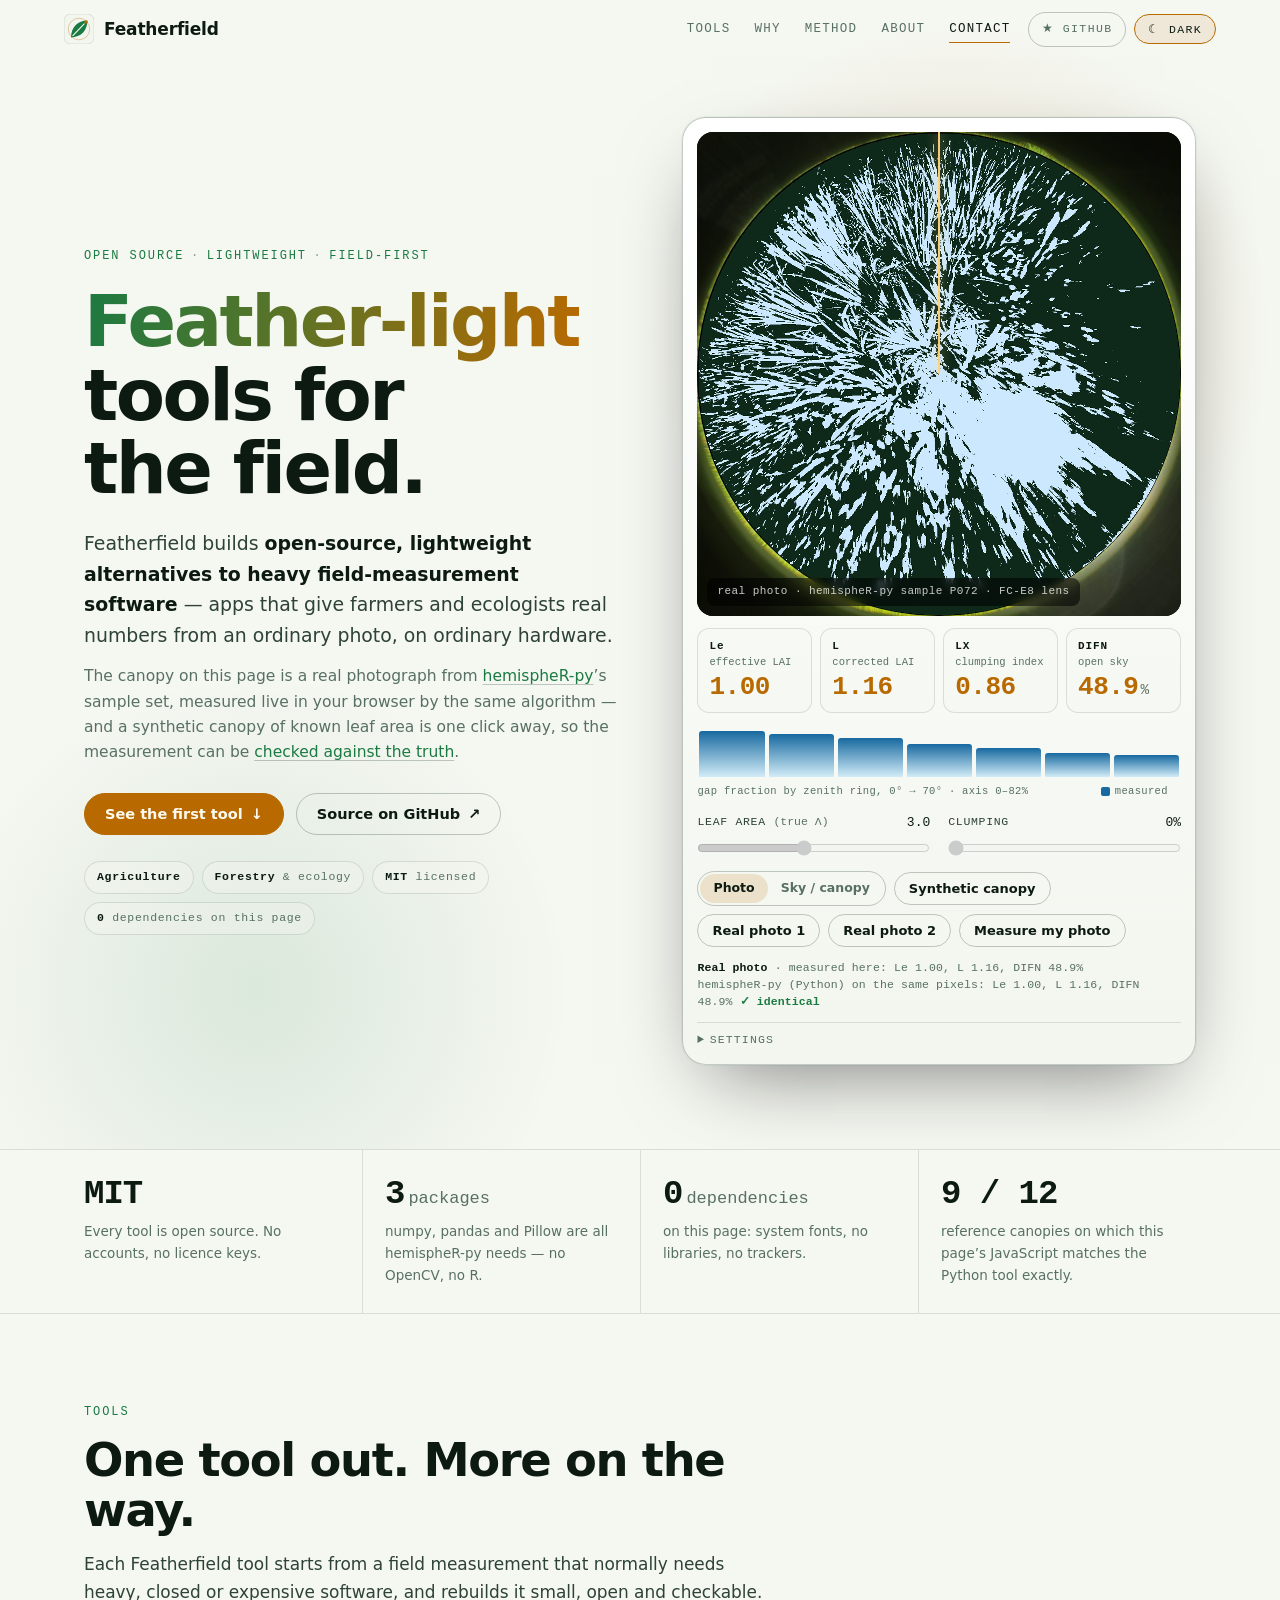
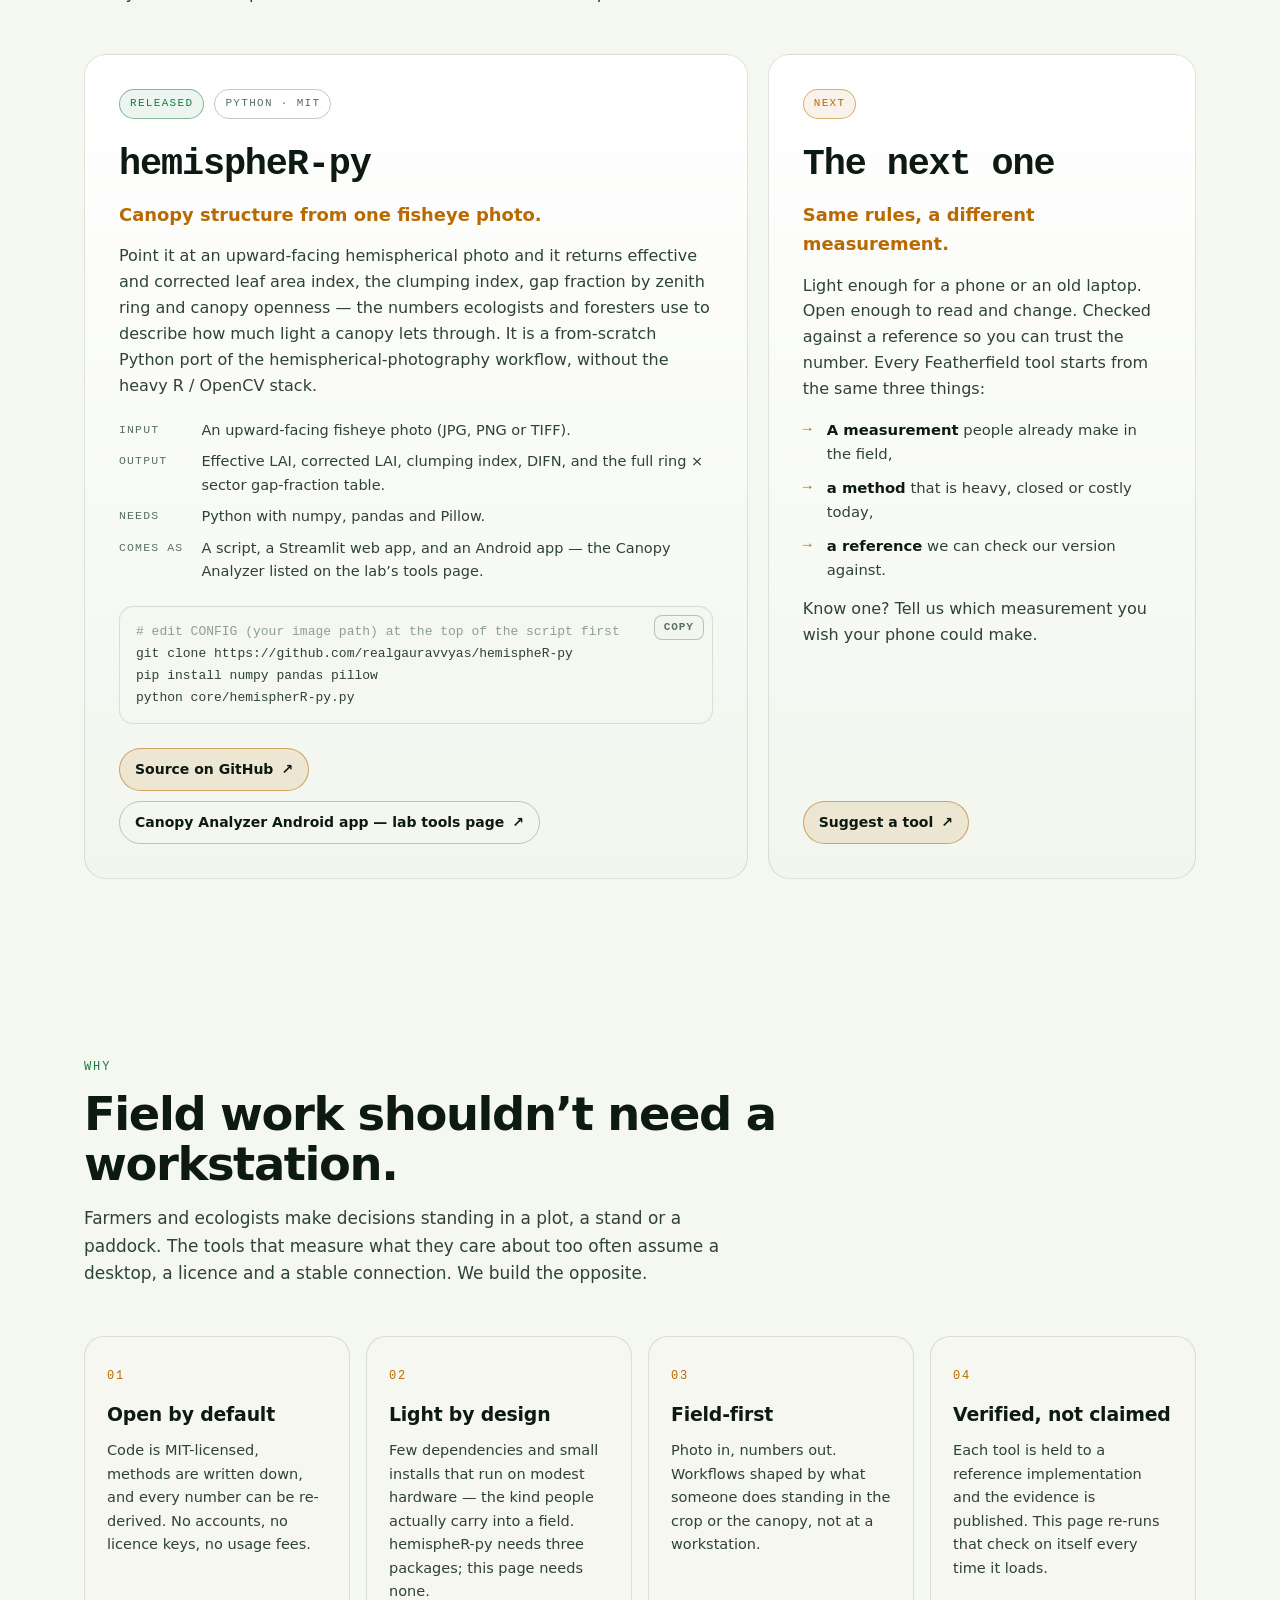
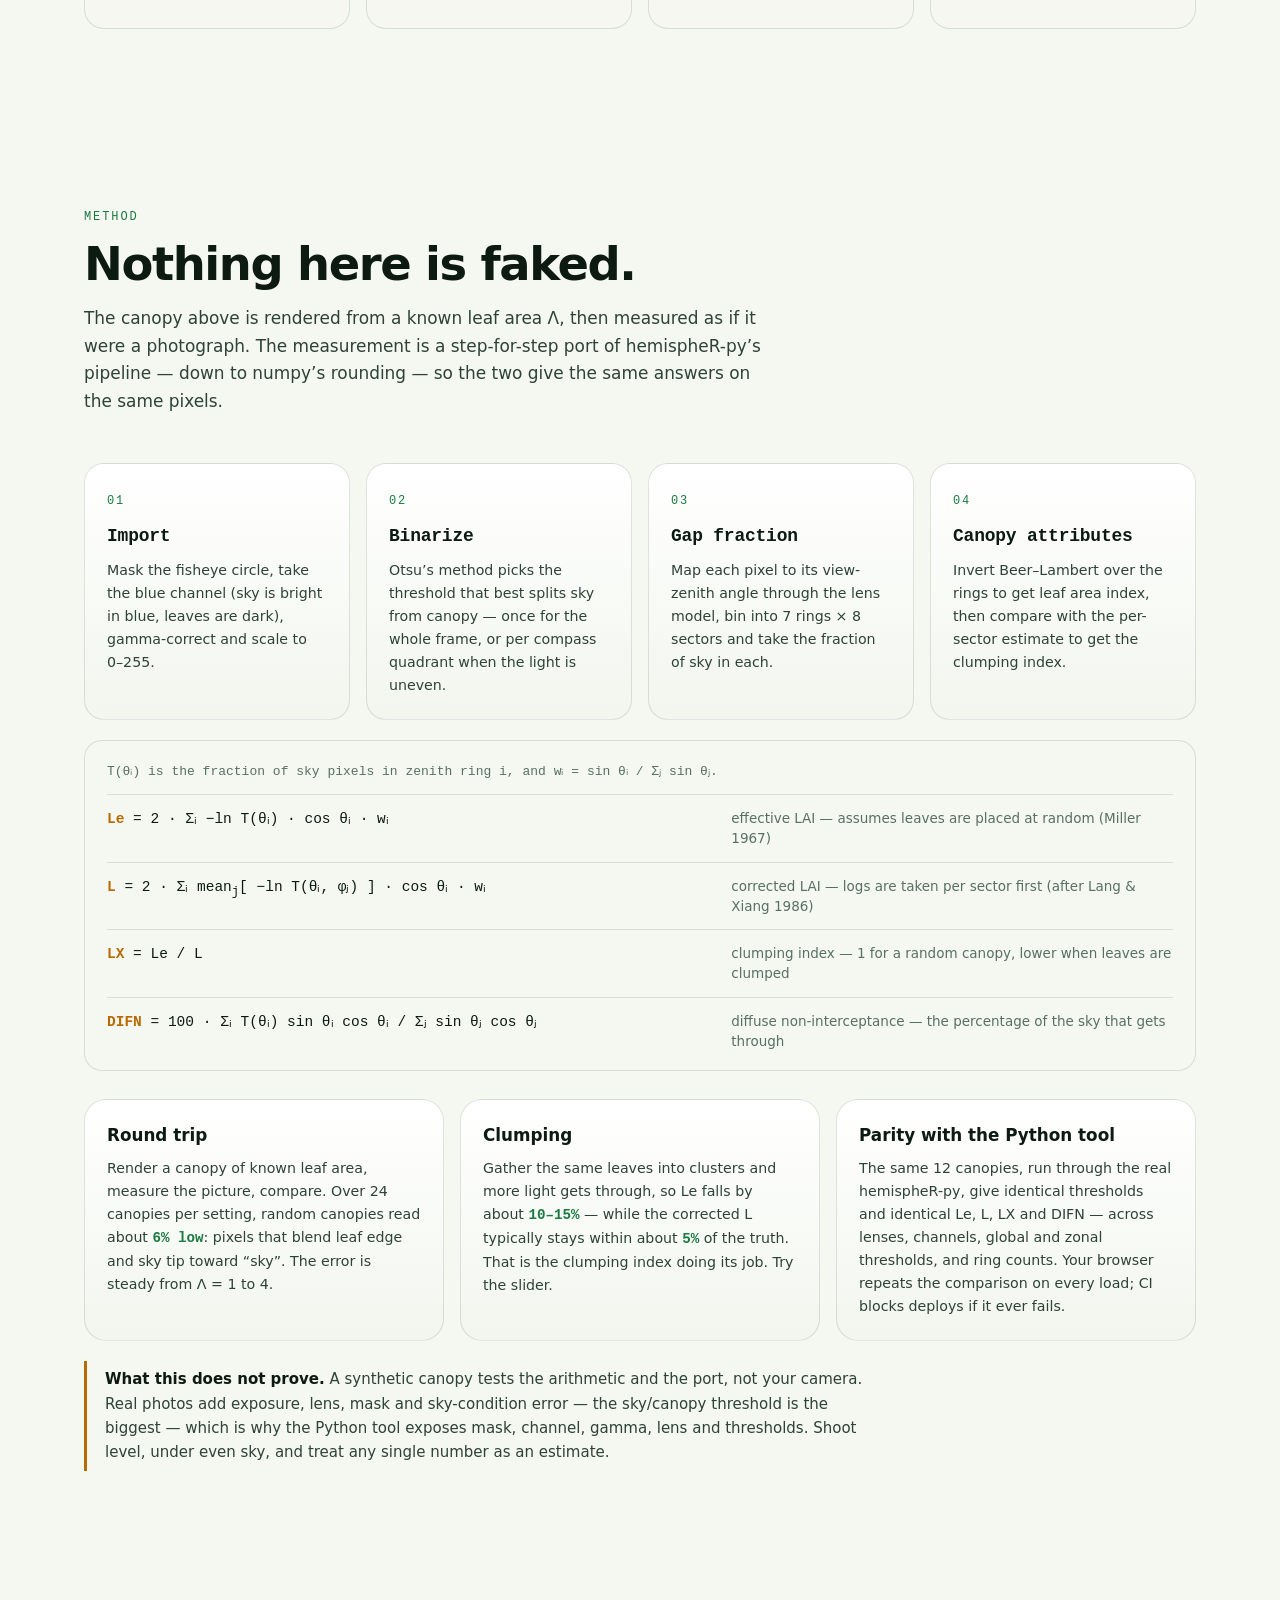
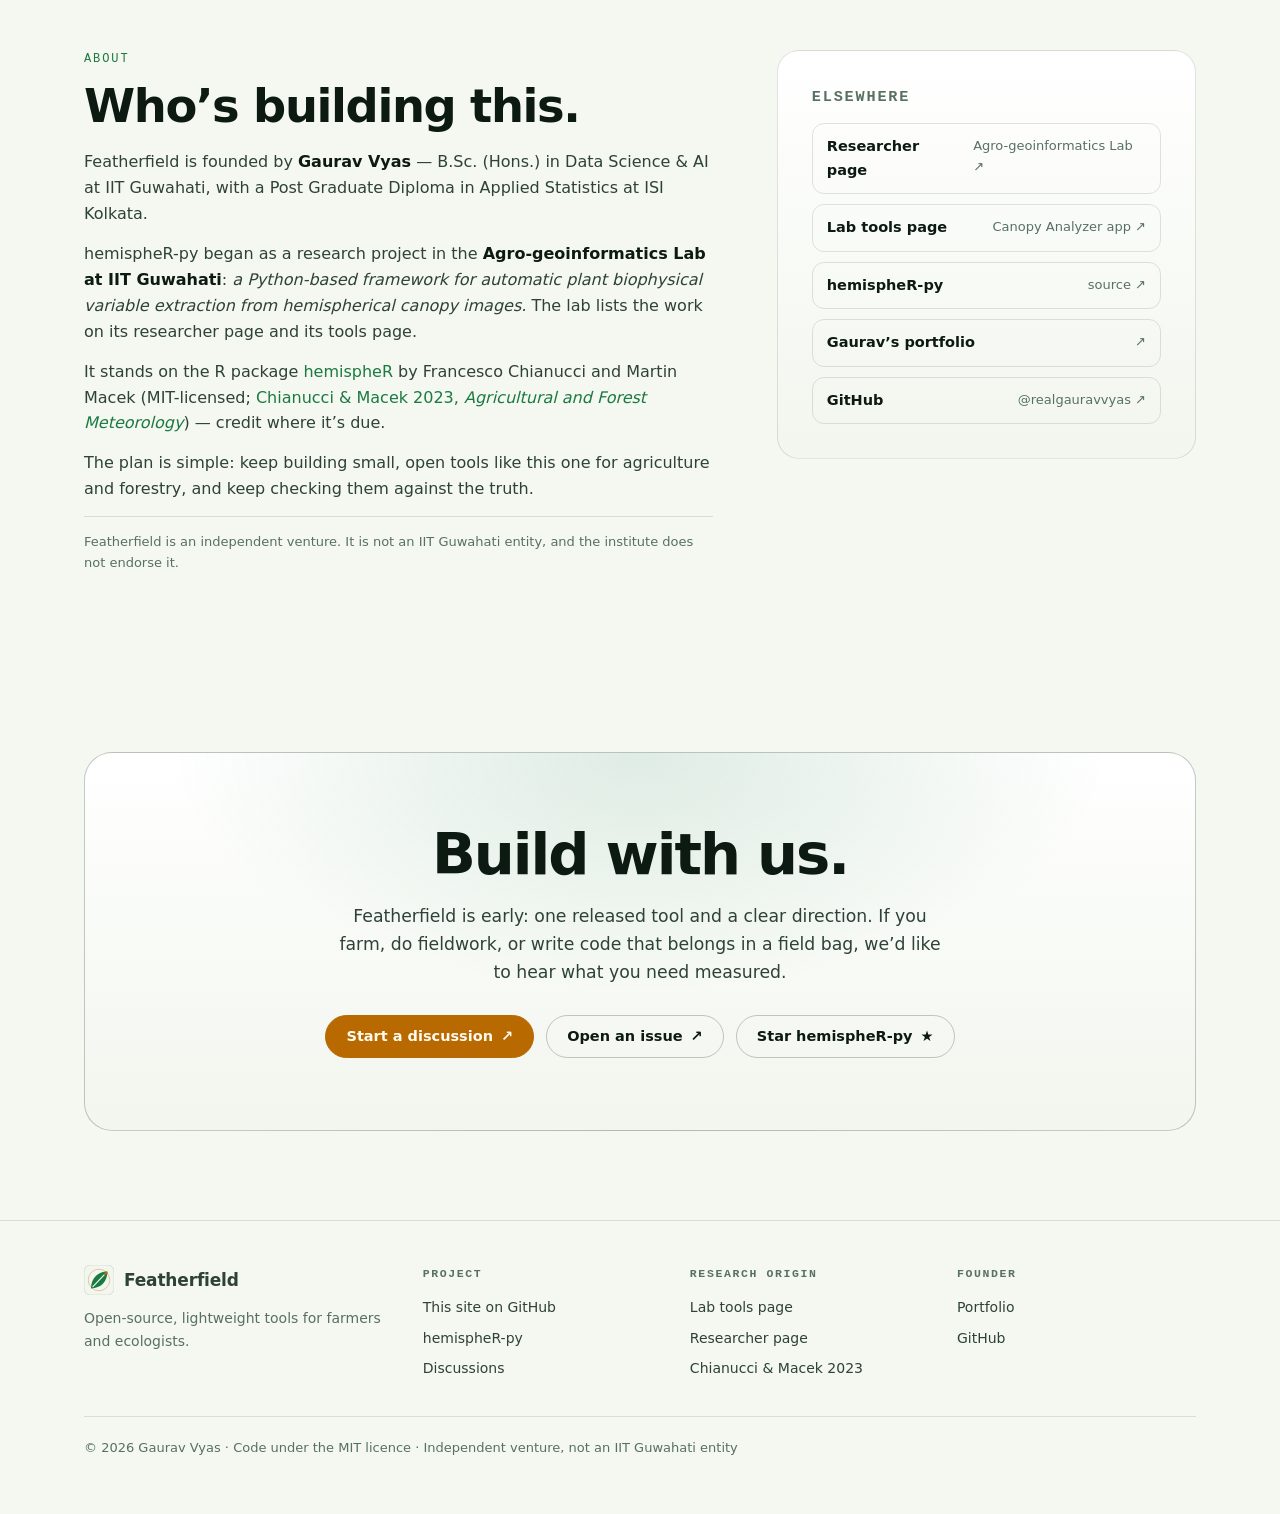
<file: index.html>
<!DOCTYPE html>
<html lang="en" class="no-js">
<head>
<meta charset="utf-8">
<meta name="viewport" content="width=device-width, initial-scale=1, viewport-fit=cover">
<title>Featherfield — feather-light, open-source tools for the field</title>
<meta name="description" content="Featherfield builds open-source, lightweight alternatives to heavy field-measurement software for farmers and ecologists. First tool: hemispheR-py — leaf area index and canopy structure from a single fisheye photo.">
<meta name="author" content="Gaurav Vyas">
<link rel="canonical" href="https://featherfield.org/">
<link rel="icon" href="assets/favicon.svg" type="image/svg+xml">
<meta name="theme-color" content="#070b09">

<meta property="og:type" content="website">
<meta property="og:site_name" content="Featherfield">
<meta property="og:title" content="Featherfield — feather-light, open-source tools for the field">
<meta property="og:description" content="Open-source, lightweight alternatives to heavy field-measurement software, for farmers and ecologists. First tool: hemispheR-py.">
<meta property="og:url" content="https://featherfield.org/">
<meta property="og:image" content="https://featherfield.org/assets/img/og.png">
<meta name="twitter:card" content="summary_large_image">

<script type="application/ld+json">
{
  "@context": "https://schema.org",
  "@type": "Organization",
  "name": "Featherfield",
  "url": "https://featherfield.org/",
  "description": "Open-source, lightweight apps for farmers and ecologists.",
  "founder": { "@type": "Person", "name": "Gaurav Vyas", "url": "https://github.com/realgauravvyas" },
  "sameAs": [
    "https://github.com/realgauravvyas/featherfield",
    "https://github.com/realgauravvyas/hemispheR-py"
  ]
}
</script>

<link rel="stylesheet" href="assets/css/style.css">
<script>
/* paint the saved theme before the first frame — no flash on reload */
(function () {
  var d = document.documentElement;
  d.classList.remove('no-js');
  try {
    var t = localStorage.getItem('ff-theme');
    if (t === 'light' || t === 'dark') d.setAttribute('data-theme', t);
  } catch (e) { /* private mode — follow the system */ }
})();
</script>
</head>
<body>

<a class="skip-link" href="#tools">Skip to the tools</a>

<!-- ═══════════════════════════ CHROME ═══════════════════════════ -->
<header class="bar" id="bar">
  <a class="brand" href="#top" aria-label="Featherfield — top of page">
    <svg class="brand-mark" viewBox="0 0 64 64" aria-hidden="true">
      <rect class="bm-bg" width="64" height="64" rx="14"/>
      <circle class="bm-ring" cx="32" cy="32" r="23"/>
      <path class="bm-leaf" d="M15 50C15 29 29 14 50 14C50 35 36 50 15 50Z"/>
      <path class="bm-vein" d="M19 46L43 21"/>
      <circle class="bm-sun" cx="47" cy="17" r="3.4"/>
    </svg>
    <span>Featherfield</span>
  </a>
  <nav class="bar-nav" id="barNav" aria-label="Sections">
    <a href="#tools">Tools</a>
    <a href="#why">Why</a>
    <a href="#method">Method</a>
    <a href="#about">About</a>
    <a href="#contact">Contact</a>
  </nav>
  <div class="bar-actions">
    <a class="pill" href="https://github.com/realgauravvyas/featherfield" rel="noopener" aria-label="Featherfield on GitHub">
      <span aria-hidden="true">★</span><span class="pill-label">GitHub</span>
    </a>
    <button class="pill" id="themeToggle" type="button" aria-pressed="false" title="Toggle light / dark (press T)">
      <span aria-hidden="true" id="themeIcon">☀</span><span class="pill-label" id="themeLabel">Light</span>
    </button>
    <button class="nav-toggle" id="navToggle" type="button" aria-expanded="false" aria-controls="barNav" aria-label="Toggle section menu">
      <span class="nav-toggle-icon" aria-hidden="true"></span>
    </button>
  </div>
</header>

<main>

<!-- ═══════════════════════════ HERO ═══════════════════════════ -->
<section class="hero" id="top">
  <div class="wrap hero-grid">

    <div class="hero-copy">
      <p class="kicker">Open source<span class="dot">·</span>Lightweight<span class="dot">·</span>Field-first</p>
      <h1 class="display"><span class="glow">Feather-light</span> tools for the&nbsp;field.</h1>
      <p class="lede">
        Featherfield builds <strong>open-source, lightweight alternatives to heavy field-measurement software</strong> —
        apps that give farmers and ecologists real numbers from an ordinary photo, on ordinary hardware.
      </p>
      <p class="lede-sub">
        The canopy on this page is a real photograph from <a href="#tools">hemispheR-py</a>’s sample set, measured live in
        your browser by the same algorithm — and a synthetic canopy of known leaf area is one click away, so the
        measurement can be <a href="#method">checked against the truth</a>.
      </p>
      <div class="hero-cta">
        <a class="btn btn-primary" href="#tools">See the first tool <span aria-hidden="true">↓</span></a>
        <a class="btn" href="https://github.com/realgauravvyas/hemispheR-py" rel="noopener">Source on GitHub <span aria-hidden="true">↗</span></a>
      </div>
      <ul class="chips" aria-label="Highlights">
        <li class="chip"><b>Agriculture</b></li>
        <li class="chip"><b>Forestry</b> &amp; ecology</li>
        <li class="chip"><b>MIT</b> licensed</li>
        <li class="chip"><b>0</b> dependencies on this page</li>
      </ul>
    </div>

    <!-- the live canopy -->
    <div class="lens-card" id="lensCard">
      <div class="lens-frame" id="lensFrame">
        <canvas class="lens-canvas" id="view" width="560" height="560" role="img"
                aria-label="Fisheye photograph of a canopy, with the zenith rings used to measure it."></canvas>
        <div class="lens-tag" id="lensTag">rendering canopy…</div>
        <div class="lens-drop" id="lensDrop" hidden>Drop a fisheye photo to measure it</div>
      </div>

      <dl class="readout" id="readout">
        <div class="ro"><dt>Le <span>effective LAI</span></dt><dd id="roLe">—</dd></div>
        <div class="ro"><dt>L <span>corrected LAI</span></dt><dd id="roL">—</dd></div>
        <div class="ro"><dt>LX <span>clumping index</span></dt><dd id="roLX">—</dd></div>
        <div class="ro"><dt>DIFN <span>open sky</span></dt><dd id="roDIFN">—</dd></div>
      </dl>

      <div>
        <div class="rings" id="rings" aria-hidden="true"></div>
        <div class="rings-cap" aria-hidden="true">
          <span id="ringsCap">gap fraction by zenith ring, 0° → 70°</span>
          <span id="ringsLegend"><span class="lg-bar">measured</span> &nbsp; <span class="lg-tick" id="lgTick">random canopy</span></span>
        </div>
      </div>

      <div class="controls">
        <label class="ctl" for="lai">
          <span class="ctl-k">Leaf area <em>(true Λ)</em></span>
          <output id="laiOut" for="lai">3.0</output>
          <input id="lai" type="range" min="0.5" max="6" step="0.1" value="3">
        </label>
        <label class="ctl" for="clump">
          <span class="ctl-k">Clumping</span>
          <output id="clumpOut" for="clump">0%</output>
          <input id="clump" type="range" min="0" max="100" step="5" value="0">
        </label>
      </div>

      <div class="actions">
        <div class="seg" role="group" aria-label="What to show">
          <button type="button" id="vPhoto" aria-pressed="true">Photo</button>
          <button type="button" id="vClass" aria-pressed="false">Sky / canopy</button>
        </div>
        <button type="button" class="btn btn-sm" id="btnNew">Synthetic canopy</button>
        <button type="button" class="btn btn-sm" id="sampleA">Real photo 1</button>
        <button type="button" class="btn btn-sm" id="sampleB">Real photo 2</button>
        <label class="btn btn-sm btn-file" id="btnFile">Measure my photo
          <input type="file" id="file" accept="image/*">
        </label>
      </div>

      <p class="lens-check" id="lensCheck">&nbsp;</p>

      <details class="adv" id="adv">
        <summary>Settings</summary>
        <div class="adv-grid">
          <label><input type="checkbox" id="zonal" checked> Zonal thresholds <span class="muted">(4 quadrants)</span></label>
          <label>Lens
            <select id="lens" aria-label="Lens projection">
              <option value="equidistant">Equidistant</option>
              <option value="FC-E8">Nikon FC-E8</option>
            </select>
          </label>
          <p class="note" id="advNote">Your photo never leaves this browser tab. It is read, measured and discarded locally.
            Assumes a circular fisheye image centred in the frame, blue channel, gamma 0.85 and a 70° analysis limit —
            the defaults of hemispheR-py. For other masks and cameras, use the Python tool.</p>
        </div>
      </details>

      <noscript><p class="lede-sub">Enable JavaScript to run the live canopy. Everything else on this page works without it.</p></noscript>
      <p class="sr-only" id="srStatus" aria-live="polite"></p>
    </div>
  </div>
</section>

<!-- ═══════════════════════════ AT A GLANCE ═══════════════════════════ -->
<section class="glance" aria-label="At a glance">
  <div class="wrap glance-grid">
    <div class="gl"><div class="gl-v">MIT</div><p class="gl-k">Every tool is open source. No accounts, no licence keys.</p></div>
    <div class="gl"><div class="gl-v">3<small>packages</small></div><p class="gl-k">numpy, pandas and Pillow are all hemispheR-py needs — no OpenCV, no R.</p></div>
    <div class="gl"><div class="gl-v">0<small>dependencies</small></div><p class="gl-k">on this page: system fonts, no libraries, no trackers.</p></div>
    <div class="gl"><div class="gl-v" id="glParity">—</div><p class="gl-k" id="glParityK">reference canopies on which this page’s JavaScript matches the Python tool exactly.</p></div>
  </div>
</section>

<!-- ═══════════════════════════ TOOLS ═══════════════════════════ -->
<section class="section" id="tools">
  <div class="wrap">
    <div class="sec-head reveal">
      <p class="kicker">Tools</p>
      <h2 class="sec-title">One tool out. More on the way.</h2>
      <p class="sec-lede">Each Featherfield tool starts from a field measurement that normally needs heavy, closed or expensive software, and rebuilds it small, open and checkable.</p>
    </div>

    <div class="tools">
      <article class="card reveal" id="hemispher">
        <div class="card-top"><span class="tag is-live">Released</span><span class="tag">Python · MIT</span></div>
        <h3 class="card-title">hemispheR-py</h3>
        <p class="card-tagline">Canopy structure from one fisheye photo.</p>
        <p class="card-body">
          Point it at an upward-facing hemispherical photo and it returns effective and corrected leaf area index,
          the clumping index, gap fraction by zenith ring and canopy openness — the numbers ecologists and foresters
          use to describe how much light a canopy lets through. It is a from-scratch Python port of the
          hemispherical-photography workflow, without the heavy R / OpenCV stack.
        </p>
        <dl class="facts">
          <dt>Input</dt><dd>An upward-facing fisheye photo (JPG, PNG or TIFF).</dd>
          <dt>Output</dt><dd>Effective LAI, corrected LAI, clumping index, DIFN, and the full ring × sector gap-fraction table.</dd>
          <dt>Needs</dt><dd>Python with numpy, pandas and Pillow.</dd>
          <dt>Comes as</dt><dd>A script, a Streamlit web app, and an Android app — the Canopy Analyzer listed on the lab’s tools page.</dd>
        </dl>
        <div class="code" id="codeBlock"><button type="button" data-copy="git clone https://github.com/realgauravvyas/hemispheR-py&#10;pip install numpy pandas pillow&#10;python core/hemispherR-py.py" aria-label="Copy the install commands">Copy</button><span class="c"># edit CONFIG (your image path) at the top of the script first</span>
git clone https://github.com/realgauravvyas/hemispheR-py
pip install numpy pandas pillow
python core/hemispherR-py.py</div>
        <div class="card-links">
          <a class="linkrow is-primary" href="https://github.com/realgauravvyas/hemispheR-py" rel="noopener">Source on GitHub <span aria-hidden="true">↗</span></a>
          <a class="linkrow" href="https://fac.iitg.ac.in/dmandal/Agro-geoinformaticsLab/tools.html" rel="noopener">Canopy Analyzer Android app — lab tools page <span aria-hidden="true">↗</span></a>
        </div>
      </article>

      <article class="card card-next reveal">
        <div class="card-top"><span class="tag is-next">Next</span></div>
        <h3 class="card-title">The next one</h3>
        <p class="card-tagline">Same rules, a different measurement.</p>
        <p class="card-body">
          Light enough for a phone or an old laptop. Open enough to read and change. Checked against a reference
          so you can trust the number. Every Featherfield tool starts from the same three things:
        </p>
        <ul class="criteria">
          <li><b>A measurement</b> people already make in the field,</li>
          <li><b>a method</b> that is heavy, closed or costly today,</li>
          <li><b>a reference</b> we can check our version against.</li>
        </ul>
        <p class="card-body" style="margin-top:14px">Know one? Tell us which measurement you wish your phone could make.</p>
        <div class="card-links">
          <a class="linkrow is-primary" href="https://github.com/realgauravvyas/featherfield/discussions" rel="noopener">Suggest a tool <span aria-hidden="true">↗</span></a>
        </div>
      </article>
    </div>
  </div>
</section>

<!-- ═══════════════════════════ WHY ═══════════════════════════ -->
<section class="section" id="why">
  <div class="wrap">
    <div class="sec-head reveal">
      <p class="kicker">Why</p>
      <h2 class="sec-title">Field work shouldn’t need a workstation.</h2>
      <p class="sec-lede">Farmers and ecologists make decisions standing in a plot, a stand or a paddock. The tools that measure what they care about too often assume a desktop, a licence and a stable connection. We build the opposite.</p>
    </div>
    <div class="principles">
      <div class="pr reveal"><span class="pr-n">01</span><h3>Open by default</h3><p>Code is MIT-licensed, methods are written down, and every number can be re-derived. No accounts, no licence keys, no usage fees.</p></div>
      <div class="pr reveal"><span class="pr-n">02</span><h3>Light by design</h3><p>Few dependencies and small installs that run on modest hardware — the kind people actually carry into a field. hemispheR-py needs three packages; this page needs none.</p></div>
      <div class="pr reveal"><span class="pr-n">03</span><h3>Field-first</h3><p>Photo in, numbers out. Workflows shaped by what someone does standing in the crop or the canopy, not at a workstation.</p></div>
      <div class="pr reveal"><span class="pr-n">04</span><h3>Verified, not claimed</h3><p>Each tool is held to a reference implementation and the evidence is published. This page re-runs that check on itself every time it loads.</p></div>
    </div>
  </div>
</section>

<!-- ═══════════════════════════ METHOD ═══════════════════════════ -->
<section class="section" id="method">
  <div class="wrap">
    <div class="sec-head reveal">
      <p class="kicker">Method</p>
      <h2 class="sec-title">Nothing here is faked.</h2>
      <p class="sec-lede">The canopy above is rendered from a known leaf area Λ, then measured as if it were a photograph. The measurement is a step-for-step port of hemispheR-py’s pipeline — down to numpy’s rounding — so the two give the same answers on the same pixels.</p>
    </div>

    <div class="steps">
      <div class="step reveal"><h3>Import</h3><p>Mask the fisheye circle, take the blue channel (sky is bright in blue, leaves are dark), gamma-correct and scale to 0–255.</p></div>
      <div class="step reveal"><h3>Binarize</h3><p>Otsu’s method picks the threshold that best splits sky from canopy — once for the whole frame, or per compass quadrant when the light is uneven.</p></div>
      <div class="step reveal"><h3>Gap fraction</h3><p>Map each pixel to its view-zenith angle through the lens model, bin into 7 rings × 8 sectors and take the fraction of sky in each.</p></div>
      <div class="step reveal"><h3>Canopy attributes</h3><p>Invert Beer–Lambert over the rings to get leaf area index, then compare with the per-sector estimate to get the clumping index.</p></div>
    </div>

<div class="formulas reveal" role="group" aria-label="The formulas">
      <p class="fl-def">T(θᵢ) is the fraction of sky pixels in zenith ring i, and wᵢ = sin θᵢ / Σⱼ sin θⱼ.</p>
      <div class="fr"><code><b>Le</b> = 2 · Σᵢ −ln T(θᵢ) · cos θᵢ · wᵢ</code><span>effective LAI — assumes leaves are placed at random (Miller 1967)</span></div>
      <div class="fr"><code><b>L</b> = 2 · Σᵢ mean<sub>j</sub>[ −ln T(θᵢ, φⱼ) ] · cos θᵢ · wᵢ</code><span>corrected LAI — logs are taken per sector first (after Lang &amp; Xiang 1986)</span></div>
      <div class="fr"><code><b>LX</b> = Le / L</code><span>clumping index — 1 for a random canopy, lower when leaves are clumped</span></div>
      <div class="fr"><code><b>DIFN</b> = 100 · Σᵢ T(θᵢ) sin θᵢ cos θᵢ / Σⱼ sin θⱼ cos θⱼ</code><span>diffuse non-interceptance — the percentage of the sky that gets through</span></div>
    </div>

    <div class="proof">
      <div class="card reveal">
        <h3>Round trip</h3>
        <p>Render a canopy of known leaf area, measure the picture, compare. Over 24 canopies per setting, random canopies read about <span class="num">6% low</span>: pixels that blend leaf edge and sky tip toward “sky”. The error is steady from Λ = 1 to 4.</p>
      </div>
      <div class="card reveal">
        <h3>Clumping</h3>
        <p>Gather the same leaves into clusters and more light gets through, so Le falls by about <span class="num">10–15%</span> — while the corrected L typically stays within about <span class="num">5%</span> of the truth. That is the clumping index doing its job. Try the slider.</p>
      </div>
      <div class="card reveal">
        <h3>Parity with the Python tool</h3>
        <p>The same 12 canopies, run through the real hemispheR-py, give identical thresholds and identical Le, L, LX and DIFN — across lenses, channels, global and zonal thresholds, and ring counts. Your browser repeats the comparison on every load; CI blocks deploys if it ever fails.</p>
      </div>
    </div>

    <p class="limits reveal"><b>What this does not prove.</b> A synthetic canopy tests the arithmetic and the port, not your camera. Real photos add exposure, lens, mask and sky-condition error — the sky/canopy threshold is the biggest — which is why the Python tool exposes mask, channel, gamma, lens and thresholds. Shoot level, under even sky, and treat any single number as an estimate.</p>
  </div>
</section>

<!-- ═══════════════════════════ ABOUT ═══════════════════════════ -->
<section class="section" id="about">
  <div class="wrap about">
    <div class="reveal">
      <p class="kicker">About</p>
      <h2 class="sec-title">Who’s building this.</h2>
      <p style="margin-top:18px">Featherfield is founded by <strong>Gaurav Vyas</strong> — B.Sc. (Hons.) in Data Science &amp; AI at IIT Guwahati, with a Post Graduate Diploma in Applied Statistics at ISI Kolkata.</p>
      <p>hemispheR-py began as a research project in the <strong>Agro-geoinformatics Lab at IIT Guwahati</strong>: <em>a Python-based framework for automatic plant biophysical variable extraction from hemispherical canopy images.</em> The lab lists the work on its researcher page and its tools page.</p>
      <p>It stands on the R package <a href="https://cran.r-project.org/package=hemispheR" rel="noopener">hemispheR</a> by Francesco Chianucci and Martin Macek (MIT-licensed; <a href="https://doi.org/10.1016/j.agrformet.2023.109470" rel="noopener">Chianucci &amp; Macek 2023, <em>Agricultural and Forest Meteorology</em></a>) — credit where it’s due.</p>
      <p>The plan is simple: keep building small, open tools like this one for agriculture and forestry, and keep checking them against the truth.</p>
      <p class="disclaimer">Featherfield is an independent venture. It is not an IIT Guwahati entity, and the institute does not endorse it.</p>
    </div>
    <aside class="card about-card reveal" aria-label="Elsewhere">
      <h3>Elsewhere</h3>
      <ul>
        <li><a href="https://fac.iitg.ac.in/dmandal/Agro-geoinformaticsLab/people.html" rel="noopener">Researcher page <span>Agro-geoinformatics Lab ↗</span></a></li>
        <li><a href="https://fac.iitg.ac.in/dmandal/Agro-geoinformaticsLab/tools.html" rel="noopener">Lab tools page <span>Canopy Analyzer app ↗</span></a></li>
        <li><a href="https://github.com/realgauravvyas/hemispheR-py" rel="noopener">hemispheR-py <span>source ↗</span></a></li>
        <li><a href="https://realgauravvyas.github.io/" rel="noopener">Gaurav’s portfolio <span>↗</span></a></li>
        <li><a href="https://github.com/realgauravvyas" rel="noopener">GitHub <span>@realgauravvyas ↗</span></a></li>
      </ul>
    </aside>
  </div>
</section>

<!-- ═══════════════════════════ CONTACT ═══════════════════════════ -->
<section class="section section-cta" id="contact">
  <div class="wrap">
    <div class="cta-box reveal">
      <h2 class="cta-title">Build with us.</h2>
      <p class="cta-lede">Featherfield is early: one released tool and a clear direction. If you farm, do fieldwork, or write code that belongs in a field bag, we’d like to hear what you need measured.</p>
      <div class="cta-actions">
        <a class="btn btn-primary" href="https://github.com/realgauravvyas/featherfield/discussions" rel="noopener">Start a discussion <span aria-hidden="true">↗</span></a>
        <a class="btn" href="https://github.com/realgauravvyas/featherfield/issues" rel="noopener">Open an issue <span aria-hidden="true">↗</span></a>
        <a class="btn" href="https://github.com/realgauravvyas/hemispheR-py" rel="noopener">Star hemispheR-py <span aria-hidden="true">★</span></a>
      </div>
    </div>
  </div>
</section>

</main>

<!-- ═══════════════════════════ FOOTER ═══════════════════════════ -->
<footer class="foot">
  <div class="wrap">
    <div class="foot-grid">
      <div class="foot-brand">
        <a class="brand" href="#top"><svg class="brand-mark" viewBox="0 0 64 64" aria-hidden="true"><rect class="bm-bg" width="64" height="64" rx="14"/><circle class="bm-ring" cx="32" cy="32" r="23"/><path class="bm-leaf" d="M15 50C15 29 29 14 50 14C50 35 36 50 15 50Z"/><path class="bm-vein" d="M19 46L43 21"/><circle class="bm-sun" cx="47" cy="17" r="3.4"/></svg><span>Featherfield</span></a>
        <p>Open-source, lightweight tools for farmers and ecologists.</p>
      </div>
      <div>
        <h4>Project</h4>
        <ul>
          <li><a href="https://github.com/realgauravvyas/featherfield" rel="noopener">This site on GitHub</a></li>
          <li><a href="https://github.com/realgauravvyas/hemispheR-py" rel="noopener">hemispheR-py</a></li>
          <li><a href="https://github.com/realgauravvyas/featherfield/discussions" rel="noopener">Discussions</a></li>
        </ul>
      </div>
      <div>
        <h4>Research origin</h4>
        <ul>
          <li><a href="https://fac.iitg.ac.in/dmandal/Agro-geoinformaticsLab/tools.html" rel="noopener">Lab tools page</a></li>
          <li><a href="https://fac.iitg.ac.in/dmandal/Agro-geoinformaticsLab/people.html" rel="noopener">Researcher page</a></li>
          <li><a href="https://doi.org/10.1016/j.agrformet.2023.109470" rel="noopener">Chianucci &amp; Macek 2023</a></li>
        </ul>
      </div>
      <div>
        <h4>Founder</h4>
        <ul>
          <li><a href="https://realgauravvyas.github.io/" rel="noopener">Portfolio</a></li>
          <li><a href="https://github.com/realgauravvyas" rel="noopener">GitHub</a></li>
        </ul>
      </div>
    </div>
    <div class="foot-legal">
      <span>© 2026 Gaurav Vyas · Code under the MIT licence · Independent venture, not an IIT Guwahati entity</span>
      <span id="footMath"></span>
    </div>
  </div>
</footer>

<script src="assets/js/canopy.js" defer></script>
<script src="assets/js/reference.js" defer></script>
<script src="assets/js/samples.js" defer></script>
<script src="assets/js/main.js" defer></script>
</body>
</html>
</file>
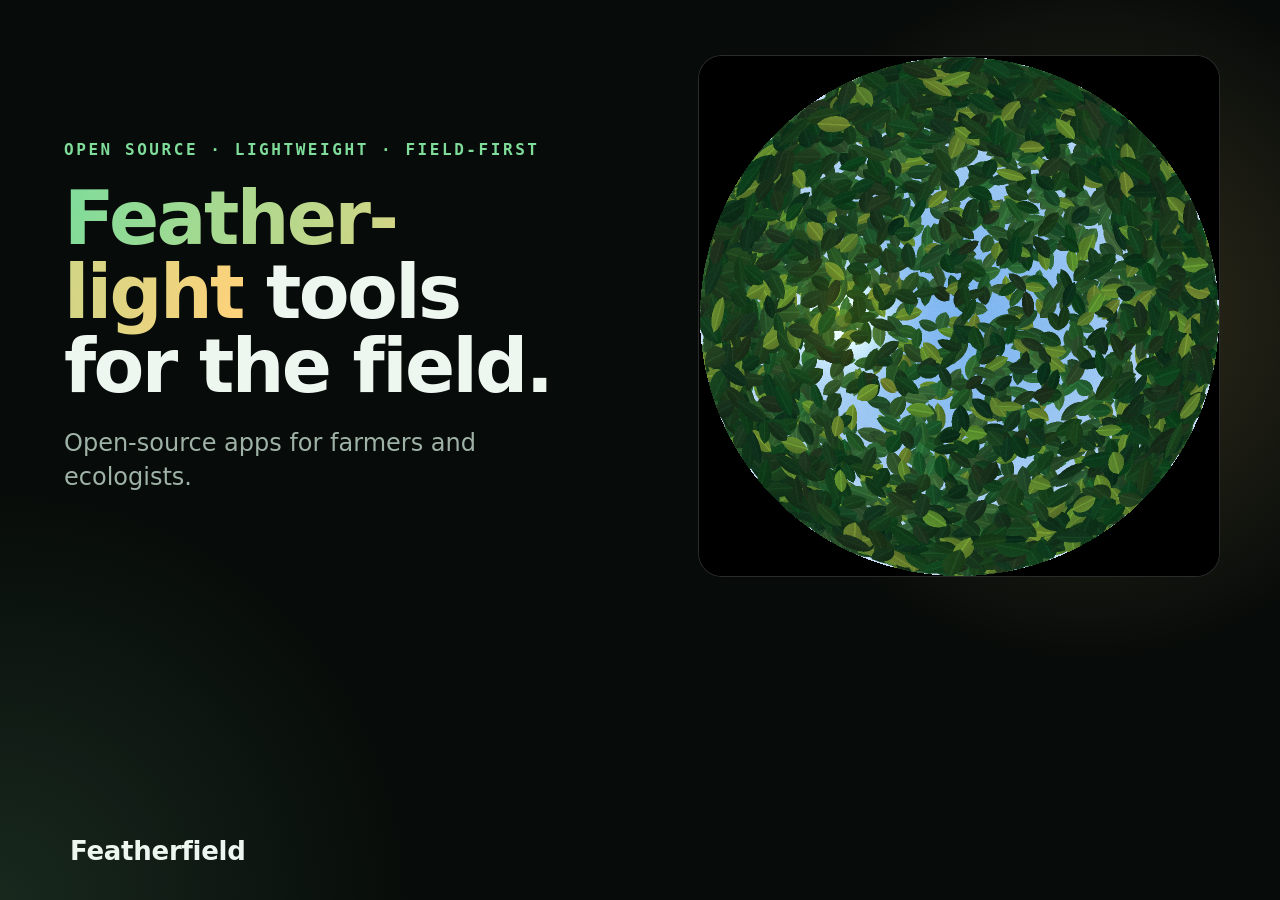
<file: tools/og.html>
<!doctype html><meta charset="utf-8"><style>
html,body{margin:0;width:1200px;height:630px;background:#070b09;color:#eef6f0;font-family:system-ui,"Segoe UI",sans-serif;overflow:hidden}
.bg{position:absolute;inset:0;background:radial-gradient(500px 500px at 85% 35%,rgba(255,210,122,.18),transparent 70%),radial-gradient(600px 600px at 0% 100%,rgba(127,220,154,.14),transparent 70%)}
.t{position:absolute;left:64px;top:140px;width:500px}
.k{font:600 16px ui-monospace,Consolas,monospace;letter-spacing:.16em;color:#7fdc9a;text-transform:uppercase}
h1{margin:22px 0 0;font-size:74px;line-height:1;letter-spacing:-.035em;font-weight:800}
h1 span{background:linear-gradient(100deg,#7fdc9a,#ffd27a);-webkit-background-clip:text;color:transparent}
p{margin:24px 0 0;font-size:24px;color:#9fb2a7;line-height:1.4}
canvas{position:absolute;right:60px;top:55px;width:520px;height:520px;border-radius:24px;border:1px solid rgba(255,255,255,.17);background:#000}
.b{position:absolute;left:70px;bottom:34px;font:700 26px system-ui;letter-spacing:-.01em}
</style><div class=bg></div><div class=t><div class=k>Open source · Lightweight · Field-first</div><h1><span>Feather-light</span> tools for the field.</h1><p>Open-source apps for farmers and ecologists.</p></div><div class=b>Featherfield</div><canvas id=c width=520 height=520></canvas>
<script src="../assets/js/canopy.js"></script><script>
var s=Canopy.makeScene({seed:7,maxLai:3}),im=Canopy.render(s,3,520);
document.getElementById('c').getContext('2d').putImageData(new ImageData(im.rgba,520,520),0,0);
</script>
</file>
<file: assets/css/style.css>
/* ═══════════════════════════════════════════════════════════════
   Featherfield — feather-light tools for the field.
   Zero dependencies. System fonts only. Dark by default, light on request.
   ═══════════════════════════════════════════════════════════════ */

:root{
  --ink:        #070b09;
  --ink-rgb:    7,11,9;
  --ink-2:      #0b110e;
  --panel:      #0f1713;
  --panel-2:    #131d18;
  --line:       rgba(255,255,255,.09);
  --line-2:     rgba(255,255,255,.17);

  --txt:        #bccbc2;
  --txt-hi:     #eef6f0;
  --txt-dim:    #7d9187;
  --txt-faint:  #4d5f55;

  --leaf:       #7fdc9a;
  --leaf-dim:   #2f7a4d;
  --sun:        #ffd27a;
  --sun-hot:    #fff0c4;
  --sky:        #8ed4ff;
  --warn:       #ff9d8a;

  --leaf-rgb:   127,220,154;
  --sun-rgb:    255,210,122;

  --btn-ink:    #1a1203;
  --frame:      #000;

  --sans: system-ui, -apple-system, "Segoe UI", Roboto, "Helvetica Neue", Arial, sans-serif;
  --mono: ui-monospace, "Cascadia Mono", "JetBrains Mono", "SF Mono", Consolas, "Liberation Mono", monospace;

  --gut: clamp(18px, 5vw, 64px);
  --maxw: 1240px;
  --ease: cubic-bezier(.22,.68,.36,1);
  color-scheme: dark;
}

:root[data-theme="light"]{
  --ink:        #f5f7f1;
  --ink-rgb:    245,247,241;
  --ink-2:      #eef2ea;
  --panel:      #ffffff;
  --panel-2:    #f2f6ee;
  --line:       rgba(10,35,22,.12);
  --line-2:     rgba(10,35,22,.24);

  --txt:        #2e4237;
  --txt-hi:     #0c1a12;
  --txt-dim:    #587064;
  --txt-faint:  #8da094;

  --leaf:       #1b7a42;
  --leaf-dim:   #7fbf97;
  --sun:        #b86a00;
  --sun-hot:    #8a4f00;
  --sky:        #1769a0;
  --warn:       #b33a24;

  --leaf-rgb:   27,122,66;
  --sun-rgb:    184,106,0;

  --btn-ink:    #fffaf0;
  color-scheme: light;
}

@media (prefers-color-scheme: light){
  :root:not([data-theme="dark"]){
    --ink:#f5f7f1; --ink-rgb:245,247,241; --ink-2:#eef2ea; --panel:#ffffff; --panel-2:#f2f6ee;
    --line:rgba(10,35,22,.12); --line-2:rgba(10,35,22,.24);
    --txt:#2e4237; --txt-hi:#0c1a12; --txt-dim:#587064; --txt-faint:#8da094;
    --leaf:#1b7a42; --leaf-dim:#7fbf97; --sun:#b86a00; --sun-hot:#8a4f00; --sky:#1769a0; --warn:#b33a24;
    --leaf-rgb:27,122,66; --sun-rgb:184,106,0; --btn-ink:#fffaf0;
    color-scheme: light;
  }
}

*,*::before,*::after{ box-sizing:border-box; }

html{
  background:var(--ink);
  scroll-behavior:smooth;
  -webkit-text-size-adjust:100%;
  scroll-padding-top:76px;
}

body{
  margin:0;
  background:var(--ink);
  color:var(--txt);
  font-family:var(--sans);
  font-size:16px;
  line-height:1.62;
  overflow-x:hidden;
  -webkit-font-smoothing:antialiased;
  text-rendering:optimizeLegibility;
}

img,svg,canvas{ max-width:100%; display:block; }
a{ color:var(--leaf); text-decoration:none; }
a:hover{ color:var(--sun); }
:focus-visible{ outline:2px solid var(--sun); outline-offset:3px; border-radius:4px; }
::selection{ background:rgba(var(--sun-rgb),.3); color:var(--txt-hi); }

h1,h2,h3,h4,p,ul,ol,dl,dd,figure{ margin:0; }
ul,ol{ padding:0; list-style:none; }
.muted{ color:var(--txt-dim); }

code,.mono{
  font-family:var(--mono);
}
code{
  font-size:.9em;
  color:var(--sun-hot);
  background:rgba(var(--sun-rgb),.1);
  padding:.08em .36em;
  border-radius:4px;
}
:root[data-theme="light"] code{ color:var(--sun-hot); }

.wrap{
  width:100%;
  max-width:var(--maxw);
  margin-inline:auto;
  padding-inline:var(--gut);
  position:relative; z-index:1;
}

.sr-only{
  position:absolute; width:1px; height:1px; margin:-1px; padding:0;
  overflow:hidden; clip:rect(0 0 0 0); white-space:nowrap; border:0;
}

.skip-link{
  position:absolute; left:-9999px; top:0; z-index:300;
  background:var(--sun); color:var(--btn-ink);
  padding:12px 20px; font-weight:700; border-radius:0 0 8px 0;
}
.skip-link:focus{ left:0; }

/* ══════════════════ top bar ══════════════════ */

.bar{
  position:fixed; inset:0 0 auto 0; z-index:100;
  display:flex; align-items:center; gap:18px;
  padding:12px var(--gut);
  border-bottom:1px solid transparent;
  transition:background .35s var(--ease), border-color .35s var(--ease);
}
.bar.is-stuck{
  background:rgba(var(--ink-rgb),.84);
  backdrop-filter:blur(14px) saturate(1.3);
  -webkit-backdrop-filter:blur(14px) saturate(1.3);
  border-bottom-color:var(--line);
}

.brand{
  display:flex; align-items:center; gap:10px;
  color:var(--txt-hi);
  font-weight:700; letter-spacing:-.01em; font-size:17px;
}
.brand:hover{ color:var(--txt-hi); }
.brand-mark{ width:30px; height:30px; flex:none; }
.brand-mark .bm-bg{ fill:var(--panel-2); stroke:var(--line-2); stroke-width:1; }
.brand-mark .bm-ring{ fill:none; stroke:var(--sun); stroke-opacity:.35; stroke-width:2; }
.brand-mark .bm-leaf{ fill:var(--leaf); }
.brand-mark .bm-vein{ stroke:var(--ink); stroke-width:2.4; stroke-linecap:round; fill:none; }
.brand-mark .bm-sun{ fill:var(--sun); }

.bar-nav{
  display:flex; gap:24px; margin-left:auto;
  font-family:var(--mono); font-size:12.5px; letter-spacing:.1em; text-transform:uppercase;
}
.bar-nav a{ color:var(--txt-dim); position:relative; padding-block:4px; transition:color .2s; }
.bar-nav a::after{
  content:""; position:absolute; left:0; right:100%; bottom:0; height:1px; background:var(--sun);
  transition:right .3s var(--ease);
}
.bar-nav a:hover, .bar-nav a.is-current{ color:var(--txt-hi); }
.bar-nav a:hover::after, .bar-nav a.is-current::after{ right:0; }

.bar-actions{ display:flex; align-items:center; gap:8px; }

.pill{
  display:inline-flex; align-items:center; gap:8px;
  background:transparent; border:1px solid var(--line-2); color:var(--txt-dim);
  font-family:var(--mono); font-size:11.5px; letter-spacing:.12em; text-transform:uppercase;
  padding:7px 13px; border-radius:999px; cursor:pointer;
  transition:all .25s var(--ease);
}
.pill:hover{ border-color:var(--sun); color:var(--txt-hi); }
.pill[aria-pressed="true"]{ border-color:var(--sun); color:var(--txt-hi); background:rgba(var(--sun-rgb),.1); }

.nav-toggle{
  display:none; align-items:center; justify-content:center;
  width:34px; height:34px; padding:0;
  background:transparent; border:1px solid var(--line-2); border-radius:999px;
  color:var(--txt-dim); cursor:pointer;
}
.nav-toggle-icon{ position:relative; width:15px; height:1.5px; background:currentColor; }
.nav-toggle-icon::before,.nav-toggle-icon::after{
  content:""; position:absolute; left:0; width:100%; height:1.5px; background:currentColor;
  transition:transform .25s var(--ease), top .25s var(--ease);
}
.nav-toggle-icon::before{ top:-5px; } .nav-toggle-icon::after{ top:5px; }
.nav-toggle[aria-expanded="true"]{ border-color:var(--sun); color:var(--txt-hi); }
.nav-toggle[aria-expanded="true"] .nav-toggle-icon{ background:transparent; }
.nav-toggle[aria-expanded="true"] .nav-toggle-icon::before{ top:0; transform:rotate(45deg); }
.nav-toggle[aria-expanded="true"] .nav-toggle-icon::after{ top:0; transform:rotate(-45deg); }

/* ══════════════════ buttons ══════════════════ */

.btn{
  display:inline-flex; align-items:center; justify-content:center; gap:8px;
  font:600 14.5px/1 var(--sans);
  padding:13px 20px; border-radius:999px;
  border:1px solid var(--line-2); background:transparent; color:var(--txt-hi);
  cursor:pointer; transition:all .25s var(--ease);
}
.btn:hover{ border-color:var(--sun); color:var(--txt-hi); transform:translateY(-1px); }
.btn-primary{ background:var(--sun); border-color:var(--sun); color:var(--btn-ink); }
.btn-primary:hover{ background:var(--sun-hot); border-color:var(--sun-hot); color:var(--btn-ink); }
:root[data-theme="light"] .btn-primary:hover{ background:#9a5800; border-color:#9a5800; color:#fff; }
.btn-sm{ padding:9px 14px; font-size:13px; }
.btn[disabled]{ opacity:.5; cursor:not-allowed; transform:none; }

/* ══════════════════ hero ══════════════════ */

.hero{
  position:relative; isolation:isolate;
  padding:clamp(96px, 13vh, 150px) 0 clamp(48px, 7vw, 84px);
  overflow:hidden;
}
.hero::before{
  content:""; position:absolute; inset:-10% -10% auto auto; width:70vw; height:70vw; max-width:900px; max-height:900px;
  background:radial-gradient(closest-side, rgba(var(--sun-rgb),.16), rgba(var(--sun-rgb),0) 70%);
  z-index:-1; pointer-events:none;
}
.hero::after{
  content:""; position:absolute; inset:auto auto -25% -15%; width:70vw; height:70vw; max-width:900px; max-height:900px;
  background:radial-gradient(closest-side, rgba(var(--leaf-rgb),.12), rgba(var(--leaf-rgb),0) 70%);
  z-index:-1; pointer-events:none;
}
.hero-grid{
  display:grid;
  grid-template-columns:minmax(0,1.02fr) minmax(0,.98fr);
  gap:clamp(28px, 5vw, 72px);
  align-items:center;
}

.kicker{
  font-family:var(--mono); font-size:12px; letter-spacing:.16em; text-transform:uppercase;
  color:var(--leaf);
}
.kicker .dot{ color:var(--txt-faint); padding:0 .55em; }

.display{
  margin-top:18px;
  font-size:clamp(2.5rem, 5.6vw, 4.5rem);
  line-height:1.03; letter-spacing:-.035em; font-weight:800;
  color:var(--txt-hi);
  text-wrap:balance;
}
.display .glow{
  background:linear-gradient(100deg, var(--leaf) 0%, var(--sun) 100%);
  -webkit-background-clip:text; background-clip:text; color:transparent;
  white-space:nowrap;
}
.lede{ margin-top:22px; max-width:34em; font-size:clamp(1.02rem, 1.6vw, 1.18rem); color:var(--txt); }
.lede strong{ color:var(--txt-hi); font-weight:600; }
.lede-sub{ margin-top:14px; max-width:36em; color:var(--txt-dim); font-size:.97rem; }
.lede-sub a{ text-decoration:underline; text-underline-offset:3px; text-decoration-color:var(--line-2); }

.hero-cta{ display:flex; flex-wrap:wrap; gap:12px; margin-top:28px; }

.chips{ display:flex; flex-wrap:wrap; gap:8px; margin-top:26px; }
.chip{
  font-family:var(--mono); font-size:11.5px; letter-spacing:.06em;
  color:var(--txt-dim); border:1px solid var(--line); border-radius:999px; padding:6px 12px;
  background:rgba(var(--ink-rgb),.35);
}
.chip b{ color:var(--txt-hi); font-weight:600; }

/* ── the lens card ── */

.lens-card{
  position:relative;
  background:linear-gradient(180deg, var(--panel), var(--panel-2));
  border:1px solid var(--line-2);
  border-radius:24px;
  padding:14px;
  display:grid; gap:12px;
  box-shadow:0 30px 80px -30px rgba(0,0,0,.55), 0 0 0 1px rgba(var(--leaf-rgb),.05);
  max-width:600px; margin-inline:auto; width:100%;
}
.lens-frame{
  position:relative; aspect-ratio:1; width:100%;
  background:var(--frame);
  border-radius:16px; overflow:hidden;
  box-shadow:inset 0 0 0 1px rgba(255,255,255,.06);
}
.lens-canvas{ width:100%; height:100%; touch-action:manipulation; }
.lens-tag{
  position:absolute; left:10px; bottom:10px; right:10px;
  font-family:var(--mono); font-size:11px; letter-spacing:.04em; color:rgba(255,255,255,.78);
  background:rgba(0,0,0,.55); backdrop-filter:blur(4px);
  padding:5px 10px; border-radius:8px; width:fit-content; max-width:calc(100% - 20px);
  pointer-events:none;
}
.lens-drop{
  position:absolute; inset:0; display:grid; place-items:center;
  background:rgba(0,0,0,.66); color:#fff; font-weight:600; letter-spacing:.02em;
  border:2px dashed rgba(var(--sun-rgb),.7); border-radius:16px;
}
.lens-drop[hidden]{ display:none; }

.readout{
  display:grid; grid-template-columns:repeat(4, minmax(0,1fr)); gap:8px;
}
.ro{
  background:rgba(var(--ink-rgb),.5);
  border:1px solid var(--line); border-radius:12px; padding:9px 11px 8px;
  min-width:0;
}
.ro dt{
  font-family:var(--mono); font-size:11px; letter-spacing:.08em; color:var(--txt-hi); font-weight:700;
  display:flex; flex-direction:column; gap:1px;
}
.ro dt span{ font-weight:400; color:var(--txt-dim); letter-spacing:0; text-transform:none; font-size:10.5px; line-height:1.25; }
.ro dd{
  font-family:var(--mono); font-size:clamp(20px, 3.2vw, 26px); font-weight:700; letter-spacing:-.02em;
  color:var(--sun); line-height:1.25; margin-top:2px; font-variant-numeric:tabular-nums;
}
.ro dd small{ font-size:.55em; color:var(--txt-dim); font-weight:500; margin-left:2px; }
.ro.is-mute dd{ color:var(--txt-faint); }

.rings{
  display:grid; grid-template-columns:repeat(7, 1fr); gap:4px; align-items:end;
  height:52px; padding:0 2px; position:relative;
}
.rings .rb{ position:relative; height:52px; display:flex; align-items:flex-end; }
.rings .rb i{
  display:block; width:100%; min-height:2px; border-radius:3px 3px 1px 1px;
  background:linear-gradient(180deg, var(--sky), rgba(142,212,255,.35));
  transition:height .25s var(--ease);
}
:root[data-theme="light"] .rings .rb i{ background:linear-gradient(180deg, var(--sky), rgba(23,105,160,.35)); }
.rings .rb u{
  position:absolute; left:-1px; right:-1px; height:2px; background:var(--sun); border-radius:2px;
  text-decoration:none; transition:bottom .25s var(--ease);
}
.rings-cap{
  display:flex; justify-content:space-between; gap:10px; margin-top:6px;
  font-family:var(--mono); font-size:10.5px; letter-spacing:.03em; color:var(--txt-dim);
}
.rings-cap .lg-bar::before, .rings-cap .lg-tick::before{
  content:""; display:inline-block; vertical-align:middle; margin-right:5px;
}
.rings-cap .lg-bar::before{ width:9px; height:9px; border-radius:2px; background:var(--sky); }
.rings-cap .lg-tick::before{ width:12px; height:2px; background:var(--sun); }

.controls{ display:grid; grid-template-columns:1fr 1fr; gap:10px 18px; }
.ctl{
  display:grid; grid-template-columns:1fr auto; gap:4px 10px; align-items:center;
  font-size:12.5px; color:var(--txt-dim);
}
.ctl-k{ font-family:var(--mono); font-size:11.5px; letter-spacing:.06em; text-transform:uppercase; color:var(--txt); }
.ctl-k em{ font-style:normal; color:var(--txt-dim); text-transform:none; letter-spacing:0; }
.ctl output{ font-family:var(--mono); font-size:13px; color:var(--txt-hi); font-variant-numeric:tabular-nums; }
.ctl input[type=range]{ grid-column:1 / -1; width:100%; accent-color:var(--sun); height:22px; margin:0; }

.actions{ display:flex; flex-wrap:wrap; gap:8px; align-items:center; }
.seg{ display:inline-flex; border:1px solid var(--line-2); border-radius:999px; padding:2px; }
.seg button{
  font:600 12.5px/1 var(--sans); color:var(--txt-dim); background:transparent; border:0; border-radius:999px;
  padding:8px 13px; cursor:pointer; transition:all .2s var(--ease);
}
.seg button[aria-pressed="true"]{ background:rgba(var(--sun-rgb),.16); color:var(--txt-hi); }
.seg button:hover{ color:var(--txt-hi); }
.btn-file input{ position:absolute; width:1px; height:1px; opacity:0; pointer-events:none; }
.btn-file{ position:relative; }
.btn-file:focus-within{ outline:2px solid var(--sun); outline-offset:3px; }

.lens-check{
  font-family:var(--mono); font-size:11.5px; line-height:1.5; letter-spacing:.01em; color:var(--txt-dim);
  min-height:2.9em;
}
.lens-check b{ color:var(--txt-hi); font-weight:600; }
.lens-check .ok{ color:var(--leaf); font-weight:700; }
.lens-check .bad{ color:var(--warn); font-weight:700; }

.adv{ border-top:1px solid var(--line); padding-top:8px; font-size:13px; color:var(--txt-dim); }
.adv summary{ cursor:pointer; font-family:var(--mono); font-size:11.5px; letter-spacing:.1em; text-transform:uppercase; color:var(--txt-dim); }
.adv summary:hover{ color:var(--txt-hi); }
.adv-grid{ display:grid; grid-template-columns:1fr 1fr; gap:10px 18px; margin-top:10px; align-items:center; }
.adv label{ display:flex; align-items:center; gap:8px; }
.adv select{
  background:var(--panel); color:var(--txt-hi); border:1px solid var(--line-2); border-radius:8px; padding:6px 8px; font:inherit;
}
.adv input[type=checkbox]{ accent-color:var(--sun); width:16px; height:16px; }
.adv .note{ grid-column:1 / -1; font-size:12px; color:var(--txt-dim); }

/* ══════════════════ glance ══════════════════ */

.glance{ border-block:1px solid var(--line); background:rgba(var(--ink-rgb),.4); }
.glance-grid{ display:grid; grid-template-columns:repeat(4, minmax(0,1fr)); }
.gl{ padding:26px 22px; border-left:1px solid var(--line); }
.gl:first-child{ border-left:0; padding-left:0; }
.gl-v{ font-family:var(--mono); font-size:clamp(24px, 3.4vw, 34px); font-weight:700; letter-spacing:-.03em; color:var(--txt-hi); line-height:1.1; }
.gl-v small{ font-size:.5em; color:var(--txt-dim); font-weight:500; letter-spacing:0; margin-left:4px; }
.gl-v.is-live{ color:var(--leaf); }
.gl-k{ margin-top:8px; font-size:13.5px; color:var(--txt-dim); max-width:22em; }

/* ══════════════════ sections ══════════════════ */

.section{ padding:clamp(54px, 7vw, 92px) 0; position:relative; }
.sec-head{ max-width:44em; margin-bottom:clamp(28px, 4vw, 48px); }
.sec-title{
  margin-top:12px; font-size:clamp(1.8rem, 3.8vw, 2.9rem); line-height:1.08; letter-spacing:-.03em; font-weight:800; color:var(--txt-hi);
}
.sec-lede{ margin-top:16px; color:var(--txt); font-size:1.06rem; max-width:40em; }

/* tools */

.tools{ display:grid; grid-template-columns:minmax(0,1.55fr) minmax(0,1fr); gap:20px; align-items:stretch; }

.card{
  background:linear-gradient(180deg, var(--panel), var(--panel-2));
  border:1px solid var(--line); border-radius:22px; padding:clamp(22px, 3vw, 34px);
  position:relative; overflow:hidden;
  transition:border-color .3s var(--ease), transform .3s var(--ease);
}
.card:hover{ border-color:var(--line-2); }
.card-top{ display:flex; flex-wrap:wrap; align-items:center; gap:10px; }
.tag{
  font-family:var(--mono); font-size:11px; letter-spacing:.12em; text-transform:uppercase;
  padding:5px 10px; border-radius:999px; border:1px solid var(--line-2); color:var(--txt-dim);
}
.tag.is-live{ color:var(--leaf); border-color:rgba(var(--leaf-rgb),.5); background:rgba(var(--leaf-rgb),.08); }
.tag.is-next{ color:var(--sun); border-color:rgba(var(--sun-rgb),.5); background:rgba(var(--sun-rgb),.08); }
.card-title{ margin-top:16px; font-size:clamp(1.7rem, 3vw, 2.3rem); letter-spacing:-.03em; font-weight:800; color:var(--txt-hi); font-family:var(--mono); }
.card-tagline{ margin-top:6px; font-size:1.12rem; color:var(--sun); font-weight:600; }
.card-body{ margin-top:14px; max-width:40em; }
.facts{ display:grid; grid-template-columns:auto 1fr; gap:8px 18px; margin-top:20px; font-size:14.5px; }
.facts dt{ font-family:var(--mono); font-size:11.5px; letter-spacing:.1em; text-transform:uppercase; color:var(--txt-dim); padding-top:2px; }
.facts dd{ color:var(--txt); }
.card-links{ display:flex; flex-wrap:wrap; gap:10px; margin-top:24px; }
.linkrow{
  display:inline-flex; align-items:center; gap:8px; font-size:14px; font-weight:600;
  border:1px solid var(--line-2); border-radius:999px; padding:9px 15px; color:var(--txt-hi);
}
.linkrow:hover{ border-color:var(--sun); color:var(--txt-hi); }
.linkrow.is-primary{ background:rgba(var(--sun-rgb),.12); border-color:rgba(var(--sun-rgb),.55); }

.code{
  margin-top:22px; position:relative;
  background:var(--ink); border:1px solid var(--line); border-radius:14px;
  padding:14px 16px; font-family:var(--mono); font-size:13px; line-height:1.7; color:var(--txt);
  overflow-x:auto; white-space:pre;
}
.code .c{ color:var(--txt-faint); }
.code button{
  position:absolute; top:8px; right:8px; font:600 11px/1 var(--mono); letter-spacing:.08em; text-transform:uppercase;
  color:var(--txt-dim); background:var(--panel-2); border:1px solid var(--line-2); border-radius:8px; padding:6px 9px; cursor:pointer;
}
.code button:hover{ color:var(--txt-hi); border-color:var(--sun); }

.card-next{ display:flex; flex-direction:column; }
.card-next .card-links{ margin-top:auto; padding-top:24px; }
.criteria{ margin-top:16px; display:grid; gap:10px; font-size:14.8px; color:var(--txt); }
.criteria li{ position:relative; padding-left:24px; }
.criteria li::before{ content:"→"; position:absolute; left:0; color:var(--sun); font-family:var(--mono); }
.criteria b{ color:var(--txt-hi); font-weight:600; }
.card-next::before{
  content:""; position:absolute; inset:auto -20% -40% auto; width:360px; height:360px;
  background:radial-gradient(closest-side, rgba(var(--leaf-rgb),.14), rgba(var(--leaf-rgb),0) 70%); pointer-events:none;
}

/* principles */

.principles{ display:grid; grid-template-columns:repeat(4, minmax(0,1fr)); gap:16px; }
.pr{
  border:1px solid var(--line); border-radius:20px; padding:24px 22px; background:rgba(var(--ink-rgb),.4);
}
.pr-n{ font-family:var(--mono); font-size:12px; letter-spacing:.14em; color:var(--sun); }
.pr h3{ margin-top:12px; font-size:1.18rem; letter-spacing:-.01em; color:var(--txt-hi); }
.pr p{ margin-top:10px; font-size:14.5px; color:var(--txt); }

/* method */

.steps{ display:grid; grid-template-columns:repeat(4, minmax(0,1fr)); gap:16px; counter-reset:step; }
.step{
  border:1px solid var(--line); border-radius:20px; padding:22px; background:linear-gradient(180deg, var(--panel), var(--panel-2));
  counter-increment:step;
}
.step::before{
  content:counter(step, decimal-leading-zero); font-family:var(--mono); color:var(--leaf); font-size:12px; letter-spacing:.14em;
}
.step h3{ margin-top:10px; font-size:1.12rem; color:var(--txt-hi); font-family:var(--mono); letter-spacing:-.01em; }
.step p{ margin-top:8px; font-size:14.2px; }
.formulas{
  margin-top:20px; background:var(--ink); border:1px solid var(--line); border-radius:18px; padding:8px 22px 6px;
}
.fl-def{ padding:12px 0; font-family:var(--mono); font-size:13px; color:var(--txt-dim); }
.fr{
  display:grid; grid-template-columns:minmax(0,1.35fr) minmax(0,1fr); gap:6px 28px; align-items:baseline;
  padding:13px 0; border-top:1px solid var(--line);
}
.fr code{
  background:none; padding:0; color:var(--txt-hi); font-size:clamp(12.5px, 1.35vw, 14.5px); line-height:1.6;
}
.fr code b{ color:var(--sun); }
.fr span{ color:var(--txt-dim); font-size:13.5px; line-height:1.5; }

.proof{ display:grid; grid-template-columns:repeat(3, minmax(0,1fr)); gap:16px; margin-top:28px; }
.proof .card{ padding:22px; }
.proof h3{ font-size:1.05rem; color:var(--txt-hi); }
.proof p{ margin-top:8px; font-size:14.2px; }
.proof .num{ font-family:var(--mono); color:var(--leaf); font-weight:700; }
.limits{
  margin-top:20px; border-left:3px solid var(--sun); padding:6px 0 6px 18px; max-width:52em; color:var(--txt); font-size:15px;
}
.limits b{ color:var(--txt-hi); }

/* about */

.about{ display:grid; grid-template-columns:minmax(0,1.2fr) minmax(0,.8fr); gap:clamp(24px, 5vw, 64px); align-items:start; }
.about p + p{ margin-top:14px; }
.about strong{ color:var(--txt-hi); }
.about-card{ position:sticky; top:96px; }
.about-card h3{ font-size:.95rem; font-family:var(--mono); letter-spacing:.12em; text-transform:uppercase; color:var(--txt-dim); font-weight:600; }
.about-card ul{ margin-top:14px; display:grid; gap:10px; }
.about-card li a{
  display:flex; justify-content:space-between; gap:10px; padding:11px 14px; border:1px solid var(--line); border-radius:12px;
  color:var(--txt-hi); font-size:14.5px; font-weight:600;
}
.about-card li a span{ color:var(--txt-dim); font-weight:400; font-size:13px; }
.about-card li a:hover{ border-color:var(--sun); }
.disclaimer{ margin-top:18px; font-size:13px; color:var(--txt-dim); border-top:1px solid var(--line); padding-top:14px; }

/* cta */

.section-cta{ text-align:center; }
.cta-box{
  border:1px solid var(--line-2); border-radius:28px; padding:clamp(34px, 6vw, 72px) clamp(20px, 5vw, 56px);
  background:
    radial-gradient(60% 90% at 50% 0%, rgba(var(--leaf-rgb),.14), rgba(var(--leaf-rgb),0) 70%),
    linear-gradient(180deg, var(--panel), var(--panel-2));
}
.cta-title{ font-size:clamp(2rem, 5vw, 3.6rem); line-height:1.04; letter-spacing:-.035em; font-weight:800; color:var(--txt-hi); }
.cta-lede{ margin:18px auto 0; max-width:36em; color:var(--txt); font-size:1.08rem; }
.cta-actions{ display:flex; flex-wrap:wrap; justify-content:center; gap:12px; margin-top:28px; }

/* footer */

.foot{ border-top:1px solid var(--line); padding:44px 0 56px; color:var(--txt-dim); font-size:14px; }
.foot-grid{ display:grid; grid-template-columns:minmax(0,1.3fr) repeat(3, minmax(0,1fr)); gap:28px; }
.foot h4{ font-family:var(--mono); font-size:11.5px; letter-spacing:.14em; text-transform:uppercase; color:var(--txt-dim); font-weight:600; margin-bottom:12px; }
.foot li + li{ margin-top:8px; }
.foot a{ color:var(--txt); } .foot a:hover{ color:var(--sun); }
.foot-brand p{ margin-top:12px; max-width:26em; }
.foot-legal{ margin-top:36px; padding-top:20px; border-top:1px solid var(--line); display:flex; flex-wrap:wrap; justify-content:space-between; gap:10px 24px; font-size:13px; }

/* reveal */
.reveal{ opacity:0; transform:translateY(14px); transition:opacity .7s var(--ease), transform .7s var(--ease); }
.reveal.is-in{ opacity:1; transform:none; }
.no-js .reveal{ opacity:1; transform:none; }

/* ══════════════════ responsive ══════════════════ */

@media (max-width: 1020px){
  .hero-grid{ grid-template-columns:1fr; }
  .lens-card{ max-width:560px; }
  .tools{ grid-template-columns:1fr; }
  .principles{ grid-template-columns:repeat(2, minmax(0,1fr)); }
  .steps{ grid-template-columns:repeat(2, minmax(0,1fr)); }
  .proof{ grid-template-columns:1fr; }
  .about{ grid-template-columns:1fr; }
  .about-card{ position:static; }
  .foot-grid{ grid-template-columns:repeat(2, minmax(0,1fr)); }
  .foot-brand{ grid-column:1 / -1; }
}

@media (max-width: 760px){
  .nav-toggle{ display:inline-flex; }
  .bar-nav{
    position:absolute; top:100%; left:0; right:0; margin:0; flex-direction:column; gap:0;
    background:rgba(var(--ink-rgb),.97); border-bottom:1px solid var(--line);
    padding:6px var(--gut) 14px; display:none;
  }
  .bar-nav.is-open{ display:flex; }
  .bar-nav a{ padding:12px 0; border-bottom:1px solid var(--line); }
  .bar-nav a::after{ display:none; }
  .bar-actions{ margin-left:auto; }
  .pill .pill-label{ display:none; }
  .glance-grid{ grid-template-columns:repeat(2, minmax(0,1fr)); }
  .gl{ border-left:0; border-top:1px solid var(--line); padding-left:0; }
  .gl:nth-child(-n+2){ border-top:0; }
  .gl:nth-child(even){ padding-left:22px; border-left:1px solid var(--line); }
  .readout{ grid-template-columns:repeat(2, minmax(0,1fr)); }
  .principles, .steps{ grid-template-columns:1fr; }
  .fr{ grid-template-columns:1fr; }
  .controls{ grid-template-columns:1fr; }
  .adv-grid{ grid-template-columns:1fr; }
  .foot-grid{ grid-template-columns:1fr; }
  .facts{ grid-template-columns:1fr; gap:2px; }
  .facts dd{ margin-bottom:10px; }
}

@media (prefers-reduced-motion: reduce){
  html{ scroll-behavior:auto; }
  *,*::before,*::after{ transition-duration:.01ms !important; animation-duration:.01ms !important; }
  .reveal{ opacity:1; transform:none; }
}
</file>
